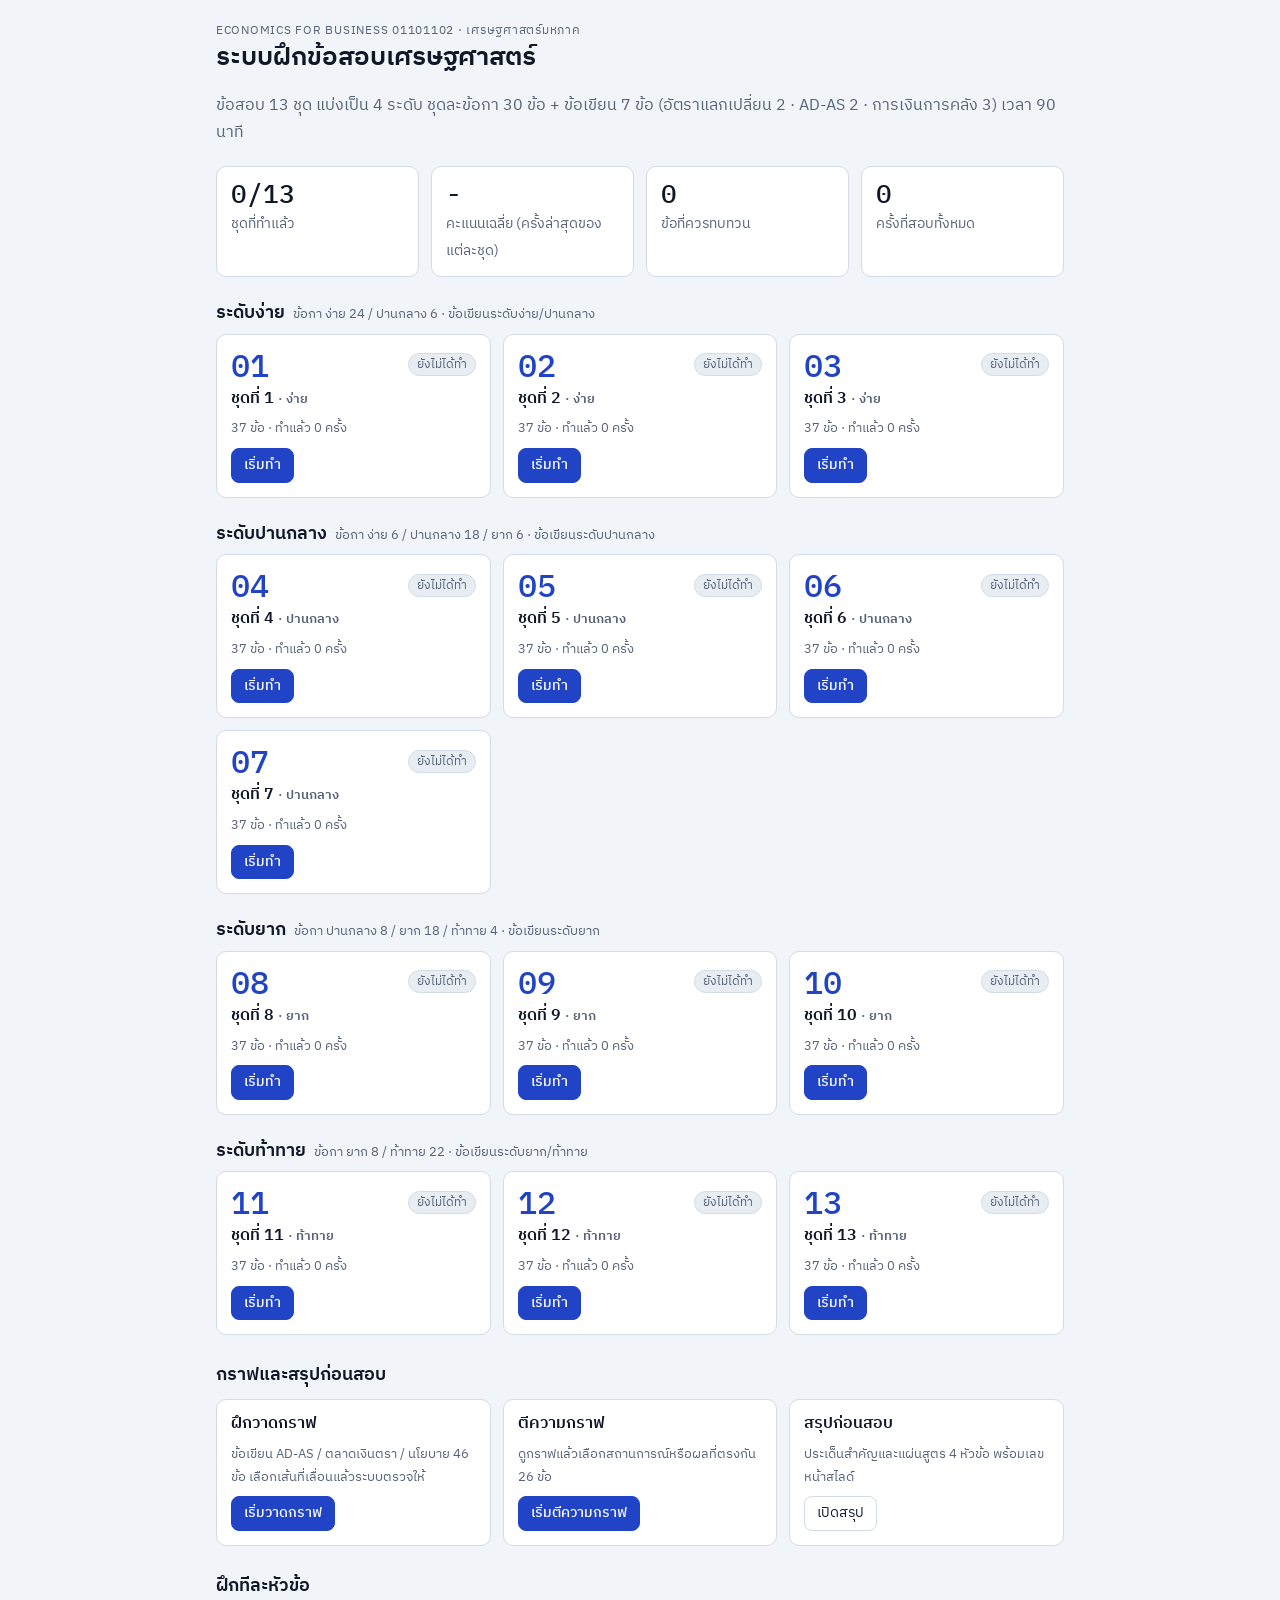
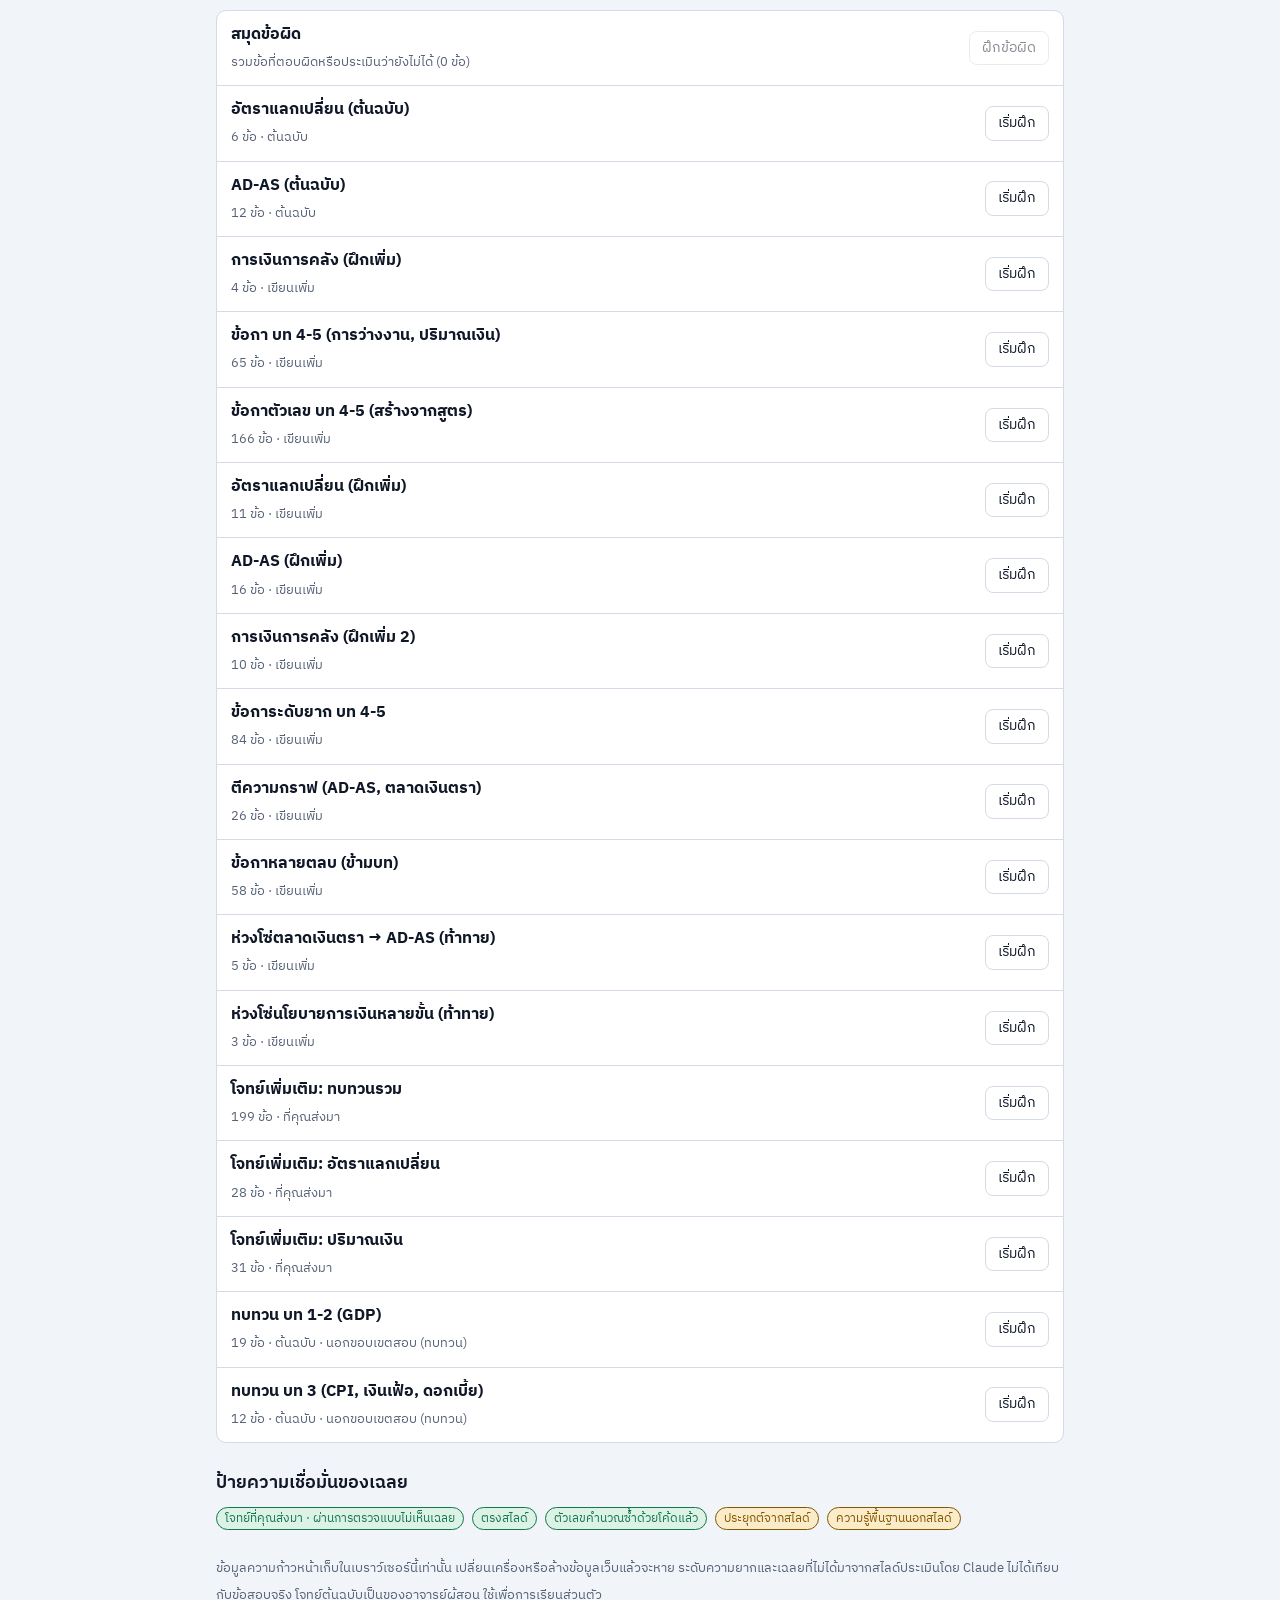
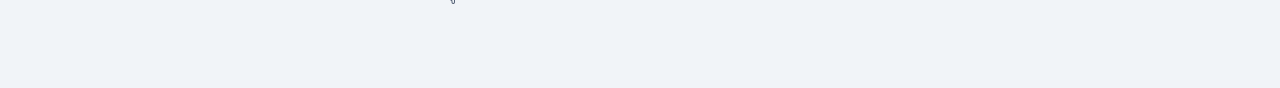
<file: site/index.html>
<!doctype html>
<html lang="th">
<head>
<meta charset="utf-8">
<meta name="viewport" content="width=device-width,initial-scale=1,viewport-fit=cover">
<title>ระบบฝึกข้อสอบเศรษฐศาสตร์</title>
<link rel="stylesheet" href="https://fonts.googleapis.com/css2?family=IBM+Plex+Mono:wght@500&family=IBM+Plex+Sans+Thai:wght@400;500;600&display=swap">
<link rel="stylesheet" href="app.css">
</head>
<body>
<div class="wrap" id="app"></div>
<script src="config.js"></script>
<script src="sets/exchange-rate.js"></script>
<script src="sets/ad-as.js"></script>
<script src="sets/fiscal-monetary.js"></script>
<script src="sets/ch4-5-mcq.js"></script>
<script src="sets/gen-mcq.js"></script>
<script src="sets/gen-written.js"></script>
<script src="sets/hard-mcq.js"></script>
<script src="sets/graph-mcq.js"></script>
<script src="sets/chain-mcq.js"></script>
<script src="sets/chain-written.js"></script>
<script src="sets/imp-all.js"></script>
<script src="sets/imp-fx.js"></script>
<script src="sets/imp-ch5.js"></script>
<script src="sets/imp-tips.js"></script>
<script src="sets/ch12-review.js"></script>
<script src="sets/ch3-review.js"></script>
<script src="graph-meta.js"></script>
<script src="levels.js"></script>
<script src="papers.js"></script>
<script src="graphs.js"></script>
<script src="notes.js"></script>
<script src="app.js"></script>
</body>
</html>
</file>
<file: site/app.css>
/* เค้าโครง: หนังสือข้อสอบแนวตั้ง คอลัมน์เดียว แถบสถานะติดบน ตัวเลขและเวลาใช้ฟอนต์ mono */
:root{
  --bg:#f1f4f8; --surface:#ffffff; --surface2:#e8edf4; --ink:#101828; --muted:#566277; --line:#d3dbe6;
  --accent:#2144c7; --accent-ink:#ffffff; --accent-soft:#e1e8fb;
  --ok:#14774b; --ok-soft:#dcf2e6; --warn:#855600; --warn-soft:#faecc8; --bad:#b3261e; --bad-soft:#fae1de;
  --font-body:"IBM Plex Sans Thai","Noto Sans Thai","Sarabun","Loma",system-ui,sans-serif; --font-mono:"IBM Plex Mono",ui-monospace,"SFMono-Regular",Menlo,monospace;
}
@media (prefers-color-scheme:dark){:root:not([data-theme="light"]){
  --bg:#0e131c; --surface:#161d2a; --surface2:#1f2838; --ink:#e7ebf3; --muted:#9aa6ba; --line:#2b3649;
  --accent:#86a8ff; --accent-ink:#0b1226; --accent-soft:#1d2a4d;
  --ok:#52c68e; --ok-soft:#14301f; --warn:#e7a948; --warn-soft:#352810; --bad:#ff8c82; --bad-soft:#3a1816; color-scheme:dark}}
:root[data-theme="dark"]{
  --bg:#0e131c; --surface:#161d2a; --surface2:#1f2838; --ink:#e7ebf3; --muted:#9aa6ba; --line:#2b3649;
  --accent:#86a8ff; --accent-ink:#0b1226; --accent-soft:#1d2a4d;
  --ok:#52c68e; --ok-soft:#14301f; --warn:#e7a948; --warn-soft:#352810; --bad:#ff8c82; --bad-soft:#3a1816; color-scheme:dark}
*{box-sizing:border-box}
body{background:var(--bg);color:var(--ink);font:16px/1.7 var(--font-body);margin:0}
.wrap{max-width:880px;margin-inline:auto;padding-inline:16px;padding-block:20px 64px}
h1,h2,h3{line-height:1.3;margin:0;text-wrap:balance}
h1{font-size:1.65rem;font-weight:600} h2{font-size:1.15rem;font-weight:600;margin-block:28px 12px} h3{font-size:1rem;font-weight:600}
small,.muted{color:var(--muted)} .mono{font-family:var(--font-mono);font-variant-numeric:tabular-nums}
.eyebrow{font-size:.78rem;letter-spacing:.06em;text-transform:uppercase;color:var(--muted)}
button{font:inherit;color:inherit;cursor:pointer}
.btn{border:1px solid var(--line);background:var(--surface);border-radius:8px;padding:8px 16px;min-height:40px}
.btn:hover{border-color:var(--accent)} .btn.primary{background:var(--accent);border-color:var(--accent);color:var(--accent-ink);font-weight:500}
.btn.sm{padding:4px 12px;min-height:32px;font-size:.9rem} .btn[disabled]{opacity:.5;cursor:default}
:focus-visible{outline:2px solid var(--accent);outline-offset:2px}
.row{display:flex;flex-wrap:wrap;gap:8px;align-items:center}
.head{display:flex;flex-wrap:wrap;gap:12px;align-items:end;justify-content:space-between}
.stats{display:grid;grid-template-columns:repeat(auto-fit,minmax(150px,1fr));gap:12px;margin-block:20px}
.stat{background:var(--surface);border:1px solid var(--line);border-radius:10px;padding:12px 14px}
.stat b{display:block;font:500 1.6rem/1.2 var(--font-mono)} .stat span{font-size:.85rem;color:var(--muted)}
.banner{background:var(--warn-soft);border:1px solid var(--warn);border-radius:10px;padding:12px 14px;display:flex;flex-wrap:wrap;gap:8px;align-items:center;justify-content:space-between;margin-block:16px}
.papers{display:grid;grid-template-columns:repeat(auto-fill,minmax(240px,1fr));gap:12px}
.paper{background:var(--surface);border:1px solid var(--line);border-radius:10px;padding:14px;display:flex;flex-direction:column;gap:8px;min-width:0}
.paper .no{font:500 2rem/1 var(--font-mono);color:var(--accent)}
.pill{display:inline-block;font-size:.78rem;padding:0 8px;border-radius:99px;border:1px solid var(--line);background:var(--surface2);color:var(--muted)}
.pill.ok{background:var(--ok-soft);color:var(--ok);border-color:var(--ok)} .pill.bad{background:var(--bad-soft);color:var(--bad);border-color:var(--bad)} .pill.warn{background:var(--warn-soft);color:var(--warn);border-color:var(--warn)}
.list{background:var(--surface);border:1px solid var(--line);border-radius:10px;overflow:hidden}
.item{display:flex;flex-wrap:wrap;gap:8px;align-items:center;justify-content:space-between;padding:10px 14px;border-top:1px solid var(--line)} .item:first-child{border-top:0}
.item>div{min-width:0}
.bars{display:grid;gap:10px}
.bar{display:grid;grid-template-columns:minmax(90px,170px) 1fr 64px;gap:10px;align-items:center;font-size:.92rem}
.bar i{display:block;height:10px;background:var(--surface2);border-radius:99px;overflow:hidden} .bar i b{display:block;height:100%;background:var(--accent)}
.bar i.low b{background:var(--bad)} .bar i.mid b{background:var(--warn)} .bar i.hi b{background:var(--ok)}
.bar span{text-align:right}
/* ข้อสอบ */
.exambar{position:sticky;top:env(safe-area-inset-top,0px);z-index:5;background:var(--bg);border-bottom:1px solid var(--line);padding-block:10px;margin-bottom:12px}
.exambar .row{justify-content:space-between}
#timer{font:500 1.35rem/1 var(--font-mono)} #timer.low{color:var(--bad)}
.nav:not([hidden]){display:grid}
.nav{grid-template-columns:repeat(auto-fill,minmax(38px,1fr));gap:6px;margin-top:10px}
.nv{min-height:36px;border:1px solid var(--line);background:var(--surface);border-radius:6px;font:500 .85rem var(--font-mono);padding:0}
.nv.on{background:var(--accent-soft);border-color:var(--accent)} .nv.fl{box-shadow:inset 0 -3px 0 var(--warn)}
.confirm{margin-top:10px;background:var(--surface);border:1px solid var(--accent);border-radius:10px;padding:12px 14px}
.section{margin-block:24px 8px;display:flex;gap:8px;align-items:baseline;flex-wrap:wrap} .section h2{margin:0}
.q{background:var(--surface);border:1px solid var(--line);border-radius:10px;padding:14px 16px;margin-block:12px;scroll-margin-top:84px}
.q.ok{border-color:var(--ok)} .q.no{border-color:var(--bad)}
.qhead{display:flex;flex-wrap:wrap;gap:8px;align-items:baseline;margin-bottom:6px}
.qno{font:500 1rem var(--font-mono);color:var(--accent)}
.qtext{white-space:pre-line;overflow-wrap:anywhere;margin-bottom:10px}
.opts{display:grid;gap:8px}
.opt{display:flex;gap:10px;align-items:flex-start;border:1px solid var(--line);border-radius:8px;padding:8px 12px;cursor:pointer;background:var(--bg)}
.opt:has(input:checked){border-color:var(--accent);background:var(--accent-soft)}
.opt.ok{border-color:var(--ok);background:var(--ok-soft)} .opt.no{border-color:var(--bad);background:var(--bad-soft)}
.opt input{margin-top:6px;accent-color:var(--accent)} .opt span{min-width:0;overflow-wrap:anywhere}
input.num,textarea{font:inherit;color:var(--ink);background:var(--bg);border:1px solid var(--line);border-radius:8px;padding:8px 12px;width:100%;max-width:100%}
input.num{max-width:14rem;font-family:var(--font-mono)} textarea{resize:vertical;min-height:6.5rem}
.sol{border-top:1px dashed var(--line);margin-top:12px;padding-top:12px}
.soltxt{white-space:pre-line;overflow-wrap:anywhere;border-left:3px solid var(--accent);padding-left:12px}
.note{font-size:.88rem;color:var(--warn);margin:8px 0 0}
.yours{background:var(--surface2);border-radius:8px;padding:8px 12px;white-space:pre-line;overflow-wrap:anywhere;margin-bottom:10px;font-size:.95rem}
.marks{display:flex;flex-wrap:wrap;gap:8px;align-items:center;margin-block:10px}
.marks .btn.on{background:var(--accent);color:var(--accent-ink);border-color:var(--accent)}
.score{display:grid;grid-template-columns:auto 1fr;gap:20px;align-items:center;background:var(--surface);border:1px solid var(--line);border-radius:12px;padding:18px 20px;margin-block:16px}
.score .big{font:500 3.2rem/1 var(--font-mono)} .score .big small{font-size:1.1rem}
.tabs{display:flex;flex-wrap:wrap;gap:8px;margin-block:12px}
.tabs .btn.on{background:var(--accent-soft);border-color:var(--accent)}
.graph{margin:10px 0;max-width:340px} .graph svg{width:100%;height:auto;display:block;overflow:visible}
.graph .gax{stroke:var(--muted);stroke-width:1.5} .graph .gl-s{stroke:var(--bad);stroke-width:2} .graph .gl-d{stroke:var(--accent);stroke-width:2} .graph .gl-l{stroke:var(--ok);stroke-width:2}
.graph .gt{fill:var(--ink);font:11px var(--font-body)} .graph .gt-s{fill:var(--bad)} .graph .gt-d{fill:var(--accent)} .graph .gt-l{fill:var(--ok)} .graph .gp{fill:var(--ink)}
@media (max-width:520px){.score{grid-template-columns:1fr}.bar{grid-template-columns:1fr 56px}.bar i{grid-column:1/-1;grid-row:2}}
@media (prefers-reduced-motion:reduce){*{scroll-behavior:auto!important}}
.conf{margin-bottom:8px} #suslist{font:.85rem/1.6 var(--font-mono)}
.gw{border:1px solid var(--line);border-radius:10px;padding:12px;margin-block:10px;background:var(--bg)}
.gwgrid{display:grid;grid-template-columns:minmax(0,1fr) minmax(0,340px);gap:16px;align-items:start;margin-top:8px}
.gwf{display:grid;gap:4px} .gwf label{font-size:.9rem;color:var(--muted);margin-top:6px}
.gwf select{font:inherit;color:var(--ink);background:var(--surface);border:1px solid var(--line);border-radius:8px;padding:6px 10px;min-width:0;max-width:100%}
.gwv .graph{margin:0}
.hint{background:var(--accent-soft);border-radius:8px;padding:8px 12px;margin-block:10px;font-size:.93rem}
.hint .btn{margin-left:6px}
.calc{margin-top:10px;background:var(--surface);border:1px solid var(--line);border-radius:10px;padding:10px 12px}
.calc input.num{max-width:20rem;flex:1 1 12rem} .calc details{margin-top:6px;font-size:.9rem}
.aires{background:var(--surface2);border-radius:8px;padding:8px 12px;margin-top:8px}
.ai{margin-top:10px}
.note-t ul{padding-left:1.2em} .formula{background:var(--surface);border:1px solid var(--line);border-radius:10px;padding:10px 14px}
a.btn{text-decoration:none;color:inherit;display:inline-flex;align-items:center}
@media (max-width:620px){.gwgrid{grid-template-columns:1fr}}
.gws{margin-top:12px;padding-top:6px;border-top:1px solid var(--line);font-size:.8rem;letter-spacing:.04em;color:var(--accent);font-weight:600} .gws:first-child{margin-top:0;border-top:0;padding-top:0}
.gwf select{width:100%}
.gwa{margin-top:2px}
/* รูปจากโจทย์ที่นำเข้า: ใช้ตัวแปรสีของหน้านี้ */
:root{--ink-2:var(--muted);--curve-ad:var(--accent);--curve-as:var(--bad);--curve-lras:var(--ok);--curve-ghost:var(--muted);--line-2:var(--line)}
.figwrap{margin:10px 0;max-width:560px;overflow-x:auto} .figwrap svg{width:100%;height:auto;display:block;max-width:560px}
.figwrap svg text{font-family:var(--font-body)} .figwrap table{border-collapse:collapse;font-size:.9rem} .figwrap th,.figwrap td{border:1px solid var(--line);padding:4px 10px;text-align:left}
.whys{margin-top:10px;font-size:.92rem} .whys summary{cursor:pointer;color:var(--accent)} .whys ul{padding-left:1.1em} .whys li{margin-block:6px}
</file>
